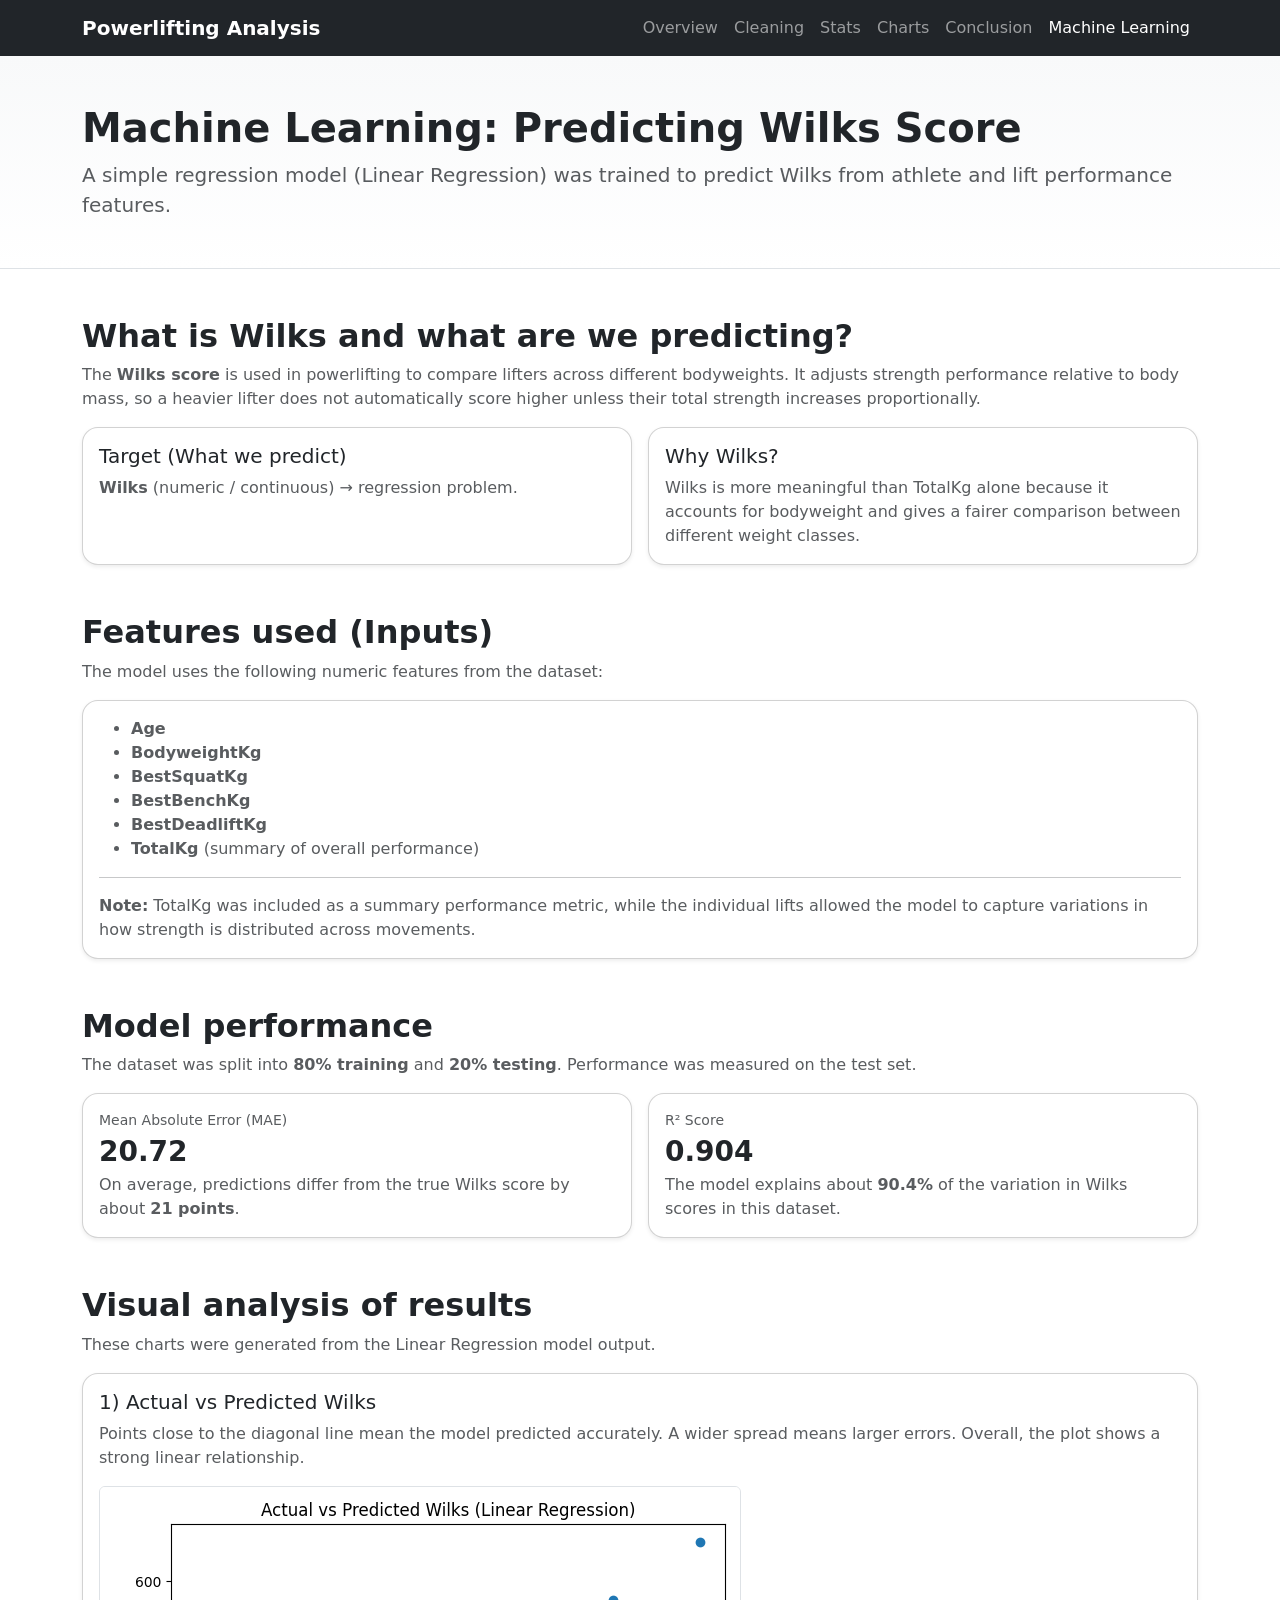
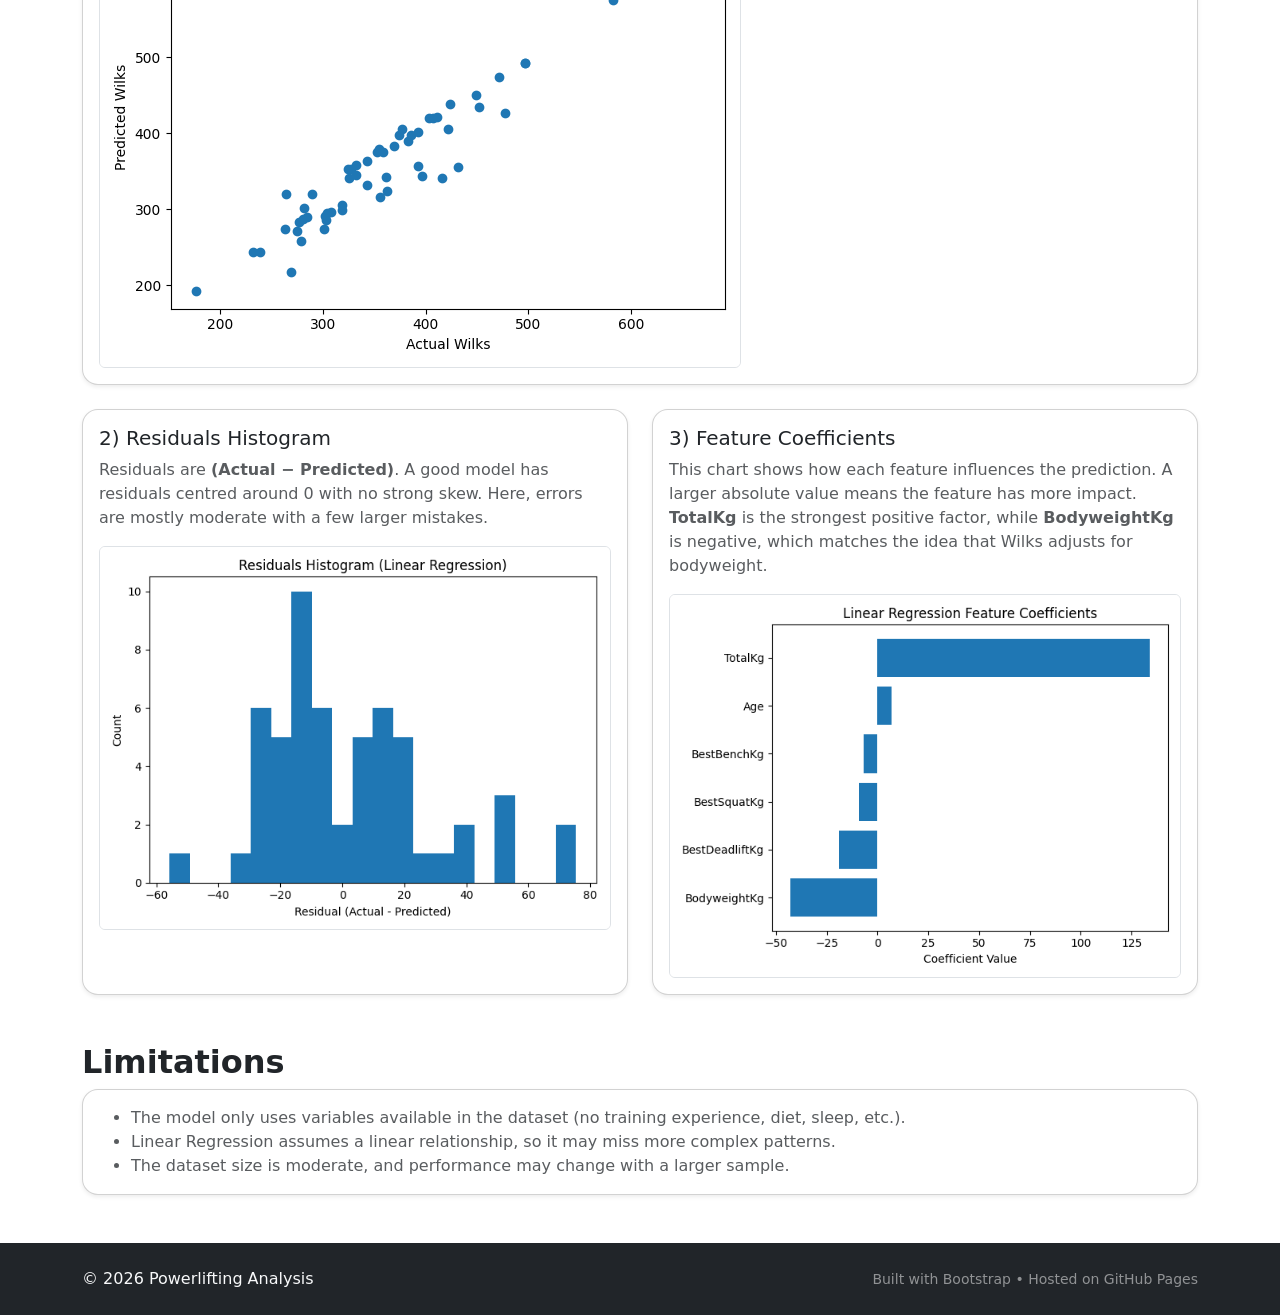
<file: ml.html>
<!doctype html>
<html lang="en">
<head>
  <meta charset="utf-8" />
  <meta name="viewport" content="width=device-width, initial-scale=1" />
  <title>Machine Learning • Powerlifting Analysis</title>

  <!-- Bootstrap -->
  <link href="https://cdn.jsdelivr.net/npm/bootstrap@5.3.3/dist/css/bootstrap.min.css" rel="stylesheet">

  <!-- Your CSS (change path if needed) -->
  <link rel="stylesheet" href="style.css" />
</head>

<body>

<!-- NAV -->
<nav class="navbar navbar-expand-lg navbar-dark bg-dark sticky-top">
  <div class="container">
    <a class="navbar-brand fw-bold" href="index.html">Powerlifting Analysis</a>

    <button class="navbar-toggler" type="button" data-bs-toggle="collapse" data-bs-target="#nav">
      <span class="navbar-toggler-icon"></span>
    </button>

    <div id="nav" class="collapse navbar-collapse">
      <ul class="navbar-nav ms-auto">
        <li class="nav-item"><a class="nav-link" href="index.html#overview">Overview</a></li>
        <li class="nav-item"><a class="nav-link" href="index.html#cleaning">Cleaning</a></li>
        <li class="nav-item"><a class="nav-link" href="index.html#stats">Stats</a></li>
        <li class="nav-item"><a class="nav-link" href="index.html#charts">Charts</a></li>
        <li class="nav-item"><a class="nav-link" href="index.html#conclusion">Conclusion</a></li>
        <li class="nav-item"><a class="nav-link active" href="ml.html">Machine Learning</a></li>
      </ul>
    </div>
  </div>
</nav>

<!-- HEADER -->
<header class="bg-light py-5 border-bottom">
  <div class="container">
    <h1 class="display-6 fw-bold mb-2">Machine Learning: Predicting Wilks Score</h1>
    <p class="lead mb-0 text-muted">
      A simple regression model (Linear Regression) was trained to predict <strong>Wilks</strong> from athlete and lift performance features.
    </p>
  </div>
</header>

<main class="container my-4">

  <!-- WHAT + WHY -->
  <section class="my-5">
    <h2 class="fw-bold">What is Wilks and what are we predicting?</h2>
    <p class="text-muted">
      The <strong>Wilks score</strong> is used in powerlifting to compare lifters across different bodyweights.
      It adjusts strength performance relative to body mass, so a heavier lifter does not automatically score higher unless
      their total strength increases proportionally.
    </p>

    <div class="row g-3">
      <div class="col-md-6">
        <div class="card shadow-sm h-100">
          <div class="card-body">
            <h5 class="card-title">Target (What we predict)</h5>
            <p class="text-muted mb-0">
              <strong>Wilks</strong> (numeric / continuous) → regression problem.
            </p>
          </div>
        </div>
      </div>

      <div class="col-md-6">
        <div class="card shadow-sm h-100">
          <div class="card-body">
            <h5 class="card-title">Why Wilks?</h5>
            <p class="text-muted mb-0">
              Wilks is more meaningful than TotalKg alone because it accounts for bodyweight and gives a fairer comparison
              between different weight classes.
            </p>
          </div>
        </div>
      </div>
    </div>
  </section>

  <!-- FEATURES -->
  <section class="my-5">
    <h2 class="fw-bold">Features used (Inputs)</h2>
    <p class="text-muted">
      The model uses the following numeric features from the dataset:
    </p>

    <div class="card shadow-sm">
      <div class="card-body">
        <ul class="text-muted mb-0">
          <li><strong>Age</strong></li>
          <li><strong>BodyweightKg</strong></li>
          <li><strong>BestSquatKg</strong></li>
          <li><strong>BestBenchKg</strong></li>
          <li><strong>BestDeadliftKg</strong></li>
          <li><strong>TotalKg</strong> (summary of overall performance)</li>
        </ul>

        <hr>
        <p class="text-muted mb-0">
          <strong>Note:</strong> TotalKg was included as a summary performance metric, while the individual lifts allowed the model
          to capture variations in how strength is distributed across movements.
        </p>
      </div>
    </div>
  </section>

  <!-- PERFORMANCE -->
  <section class="my-5">
    <h2 class="fw-bold">Model performance</h2>
    <p class="text-muted">
      The dataset was split into <strong>80% training</strong> and <strong>20% testing</strong>. Performance was measured on the test set.
    </p>

    <div class="row g-3">
      <div class="col-md-6">
        <div class="card shadow-sm h-100">
          <div class="card-body">
            <div class="text-muted small">Mean Absolute Error (MAE)</div>
            <div class="fs-3 fw-bold">20.72</div>
            <p class="text-muted mb-0">
              On average, predictions differ from the true Wilks score by about <strong>21 points</strong>.
            </p>
          </div>
        </div>
      </div>

      <div class="col-md-6">
        <div class="card shadow-sm h-100">
          <div class="card-body">
            <div class="text-muted small">R² Score</div>
            <div class="fs-3 fw-bold">0.904</div>
            <p class="text-muted mb-0">
              The model explains about <strong>90.4%</strong> of the variation in Wilks scores in this dataset.
            </p>
          </div>
        </div>
      </div>
    </div>
  </section>

  <!-- VISUALS -->
  <section class="my-5">
    <h2 class="fw-bold">Visual analysis of results</h2>
    <p class="text-muted">
      These charts were generated from the Linear Regression model output.
    </p>

    <div class="row g-4">

      <!-- Actual vs Pred -->
      <div class="col-lg-12">
        <div class="card shadow-sm">
          <div class="card-body">
            <h5 class="card-title mb-2">1) Actual vs Predicted Wilks</h5>
            <p class="text-muted">
              Points close to the diagonal line mean the model predicted accurately. A wider spread means larger errors.
              Overall, the plot shows a strong linear relationship.
            </p>
            <img src="actual_vs_predicted.png" class="img-fluid rounded border" alt="Actual vs Predicted Wilks">
          </div>
        </div>
      </div>

      <!-- Residuals -->
      <div class="col-lg-6">
        <div class="card shadow-sm h-100">
          <div class="card-body">
            <h5 class="card-title mb-2">2) Residuals Histogram</h5>
            <p class="text-muted">
              Residuals are <strong>(Actual − Predicted)</strong>. A good model has residuals centred around 0 with no strong skew.
              Here, errors are mostly moderate with a few larger mistakes.
            </p>
            <img src="residuals_hist.png" class="img-fluid rounded border" alt="Residuals Histogram">
          </div>
        </div>
      </div>

      <!-- Coefficients -->
      <div class="col-lg-6">
        <div class="card shadow-sm h-100">
          <div class="card-body">
            <h5 class="card-title mb-2">3) Feature Coefficients</h5>
            <p class="text-muted">
              This chart shows how each feature influences the prediction. A larger absolute value means the feature has more impact.
              <strong>TotalKg</strong> is the strongest positive factor, while <strong>BodyweightKg</strong> is negative, which matches the idea
              that Wilks adjusts for bodyweight.
            </p>
            <img src="linear_coefficients.png" class="img-fluid rounded border" alt="Linear Regression Coefficients">
          </div>
        </div>
      </div>

    </div>
  </section>

  <!-- LIMITATIONS -->
  <section class="my-5">
    <h2 class="fw-bold">Limitations</h2>
    <div class="card shadow-sm">
      <div class="card-body">
        <ul class="text-muted mb-0">
          <li>The model only uses variables available in the dataset (no training experience, diet, sleep, etc.).</li>
          <li>Linear Regression assumes a linear relationship, so it may miss more complex patterns.</li>
          <li>The dataset size is moderate, and performance may change with a larger sample.</li>
        </ul>
      </div>
    </div>
  </section>

</main>

<footer class="bg-dark text-light py-4">
  <div class="container d-flex flex-column flex-md-row justify-content-between align-items-md-center gap-2">
    <div>© <span id="year"></span> Powerlifting Analysis</div>
    <div class="text-white-50 small">Built with Bootstrap • Hosted on GitHub Pages</div>
  </div>
</footer>

<script>
  document.getElementById("year").textContent = new Date().getFullYear();
</script>

<script src="https://cdn.jsdelivr.net/npm/bootstrap@5.3.3/dist/js/bootstrap.bundle.min.js"></script>
</body>
</html>
</file>
<file: style.css>
body { scroll-behavior: smooth; }
.card { border-radius: 1rem; }
header { background: linear-gradient(180deg, #f8f9fa, #ffffff); }
</file>
